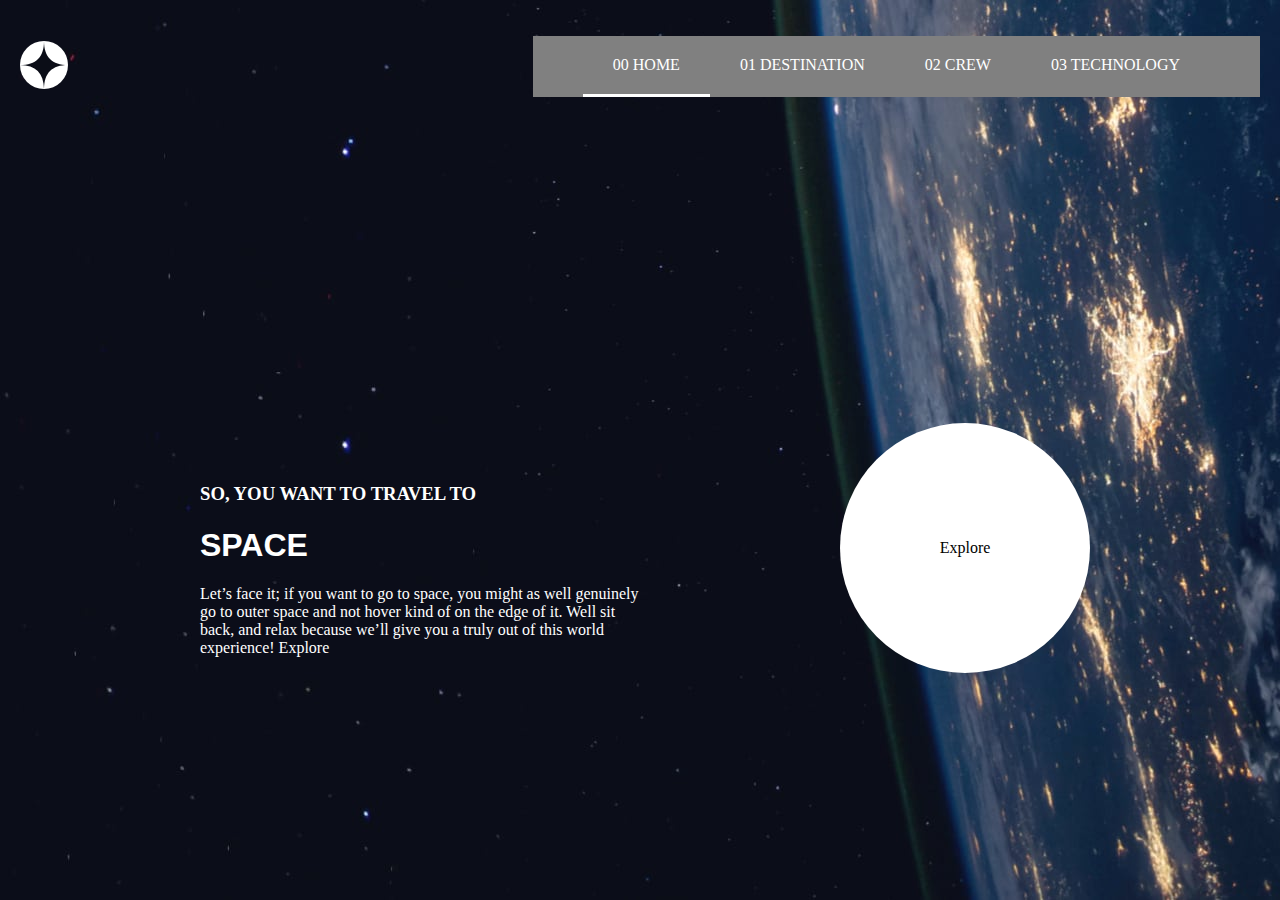
<file: index.html>
<!DOCTYPE html>
<html lang="en">
<head>
    <meta charset="UTF-8">
    <meta name="viewport" content="width=device-width, initial-scale=1.0">
    <link rel="shortcut icon" href="./assets/favicon-32x32.png" type="image/x-icon">
    <title>Document</title>
    <link rel="stylesheet" href="./Css/Index.css">
    <link rel="stylesheet" href="./Css/navbar.css">
</head>
<body>
    <div class="container">
        <header>
            <nav class="navbar">
                <div class="logo">
                    <img src="./assets/shared/logo.svg" alt="">
                </div>
                <a href="#" class="toggle-btn">
                    <img src="./assets/shared/icon-hamburger.svg" alt="">
                </a>
                <ul class="nav-links">
                    <li class="active"><a href="#">00 HOME</a></li>
                    <li class="dropdown-menu"> <a href="./destination-moon.html">01 DESTINATION</a>
                    </li>
                    <li><a href="./crew.html">02 CREW</a></li>
                    <li><a href="./technology.html">03 TECHNOLOGY</a></li>
                </ul>
            </nav>
        </header>
        <main>
            <section class="text-section">
                <div class="text-content">
                    <h3>SO, YOU WANT TO TRAVEL TO</h3>
                    <h1>SPACE</h1>

                    <p>Let’s face it; if you want to go to space, you might as well genuinely go to outer space and not hover kind of on the edge of it. Well sit back, and relax because we’ll give you a truly out of this world experience! Explore</p>
                </div>
            </section>
            <section class="explore">
                <div class="circle">
                    <p>Explore</p>
                </div>
            </section>
        </main>
    </div>
    
</body>
<script type="module" src="./JS/index.js"></script> 
<script type="module" src="./JS/navbar.js"></script>
</html>
</file>
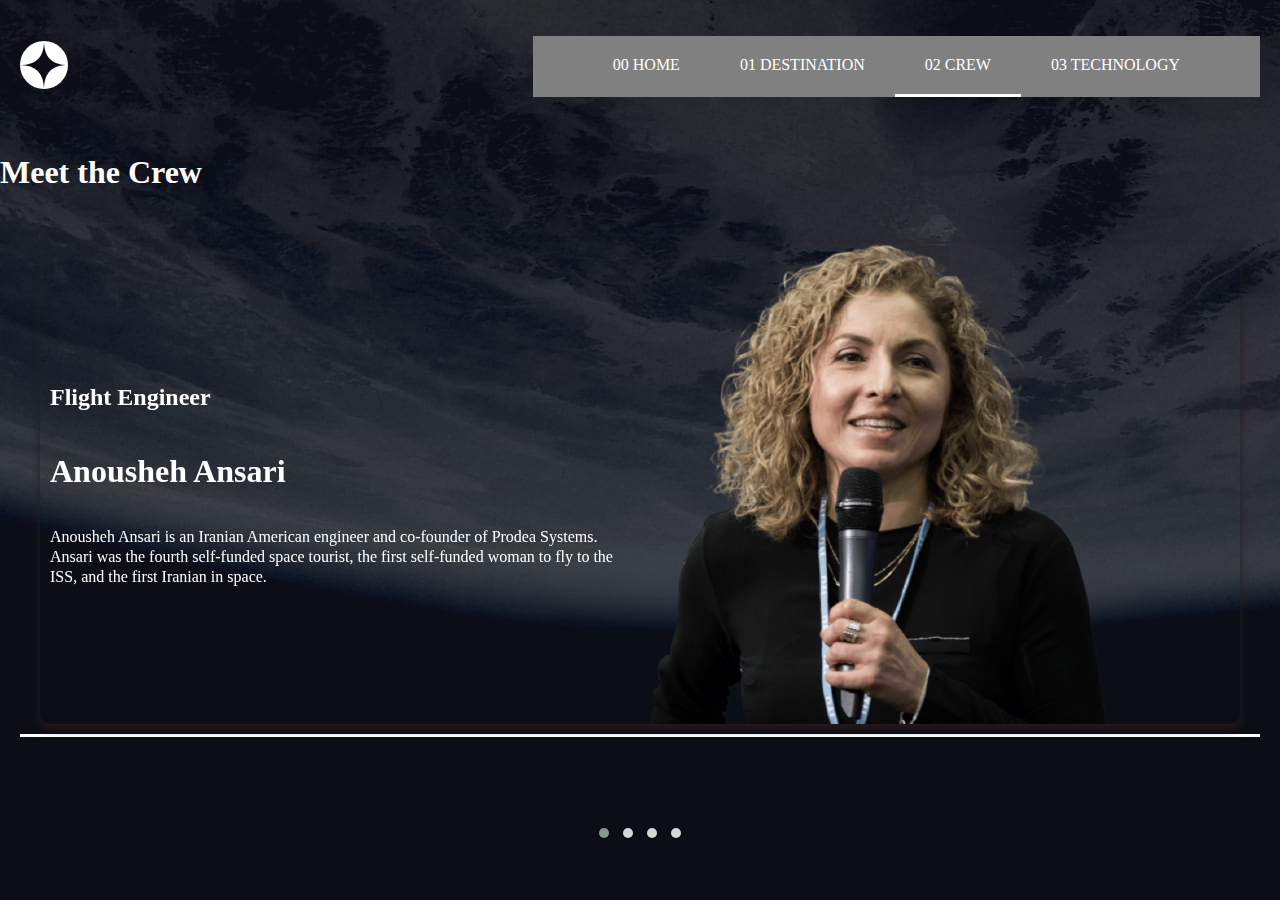
<file: crew.html>
<!DOCTYPE html>
<html lang="en">
<head>
    <meta charset="UTF-8">
    <meta name="viewport" content="width=device-width, initial-scale=1.0">
    <link rel="shortcut icon" href="./assets/favicon-32x32.png" type="image/x-icon">
    <link rel="stylesheet" href="./Css/navbar.css">
    <link rel="stylesheet" href="./Css/crew.css">
    <!-- Owl Carousel -->
    <link rel="stylesheet" href="./Css/owl.carousel.min.css">
    <link rel="stylesheet" href="./Css/owl.theme.default.min.css">
    <title>CREW</title>
</head>
<body>
    <div class="crew-cont">
        <header>
            <nav class="navbar">
                <div class="logo">
                    <img src="./assets/shared/logo.svg" alt="">
                </div>
                <a href="#" class="toggle-btn">
                    <img src="./assets/shared/icon-hamburger.svg" alt="">
                </a>
                <ul class="nav-links">
                    <li><a href="./index.html">00 HOME</a></li>
                    <li class="dropdown-menu"> <a href="./destination-moon.html">01 DESTINATION</a>
                    </li>
                    <li class="active"><a href="./crew.html">02 CREW</a></li>
                    <li><a href="./technology.html">03 TECHNOLOGY</a></li>
                </ul>
            </nav>
        </header>
        <main>
            <h1>Meet the Crew</h1>
            <section class="crew owl-carousel owl-theme">
                <div class="member">
                    <section class="crew-text">
                        <h2>Flight Engineer</h2>
                        <h1>Anousheh Ansari</h1>
                        <p>
                            Anousheh Ansari is an Iranian American engineer and co-founder of Prodea Systems. Ansari was the fourth self-funded space tourist, the first self-funded woman to fly to the ISS, and the first Iranian in space.
                        </p>
                    </section>
                    <section class="crew-img">
                        <div>
                            <img src="./assets/crew/image-anousheh-ansari.png" alt="">
                        </div>
                    </section>
                </div>
                <div class="member">
                    <section class="crew-text">
                        <h2>Commander</h2>
                        <h1>Douglas Hurley</h1>
                        <p>
                            Douglas Gerald Hurley is an American engineer, former Marine Corps pilot and former NASA astronaut. He launched into space for the third time as commander of Crew Dragon Demo-2.
                        </p>
                    </section>
                    <section class="crew-img">
                        <div>
                            <img src="./assets/crew/image-douglas-hurley.png" alt="">
                        </div>
                    </section>
                </div>
                <div class="member">
                    <section class="crew-text">
                        <h2>Mission Specialist</h2>
                        <h1>Mark Shuttleworth</h1>
                        <p>
                            DMark Richard Shuttleworth is the founder and CEO of Canonical, the company behind the Linux-based Ubuntu operating system. Shuttleworth became the first South African to travel to space as a space tourist.
                        </p>
                    </section>
                    <section class="crew-img">
                        <div>
                            <img src="./assets/crew/image-mark-shuttleworth.png" alt="">
                        </div>
                    </section>
                </div>
                <div class="member">
                    <section class="crew-text">
                        <h2>Pilot</h2>
                        <h1>Victor Glover</h1>
                        <p>
                            Pilot on the first operational flight of the SpaceX Crew Dragon to the International Space Station. Glover is a commander in the U.S. Navy where he pilots an F/A-18.He was a crew member of Expedition 64, and served as a station systems flight engineer.
                        </p>
                    </section>
                    <section class="crew-img">
                        <div>
                            <img src="./assets/crew/image-victor-glover.png" alt="">
                        </div>
                    </section>
                </div>
            </section>
        </main>
    </div>
</body>
<script type="module" src="./JS/crew.js"></script>
<script type="module" src="./JS/navbar.js"></script>
<script type="module" src="./JS/owl.carousel.min.js"></script>
<script src="./JS/jquery-3.6.0.js"></script>
</html>
</file>
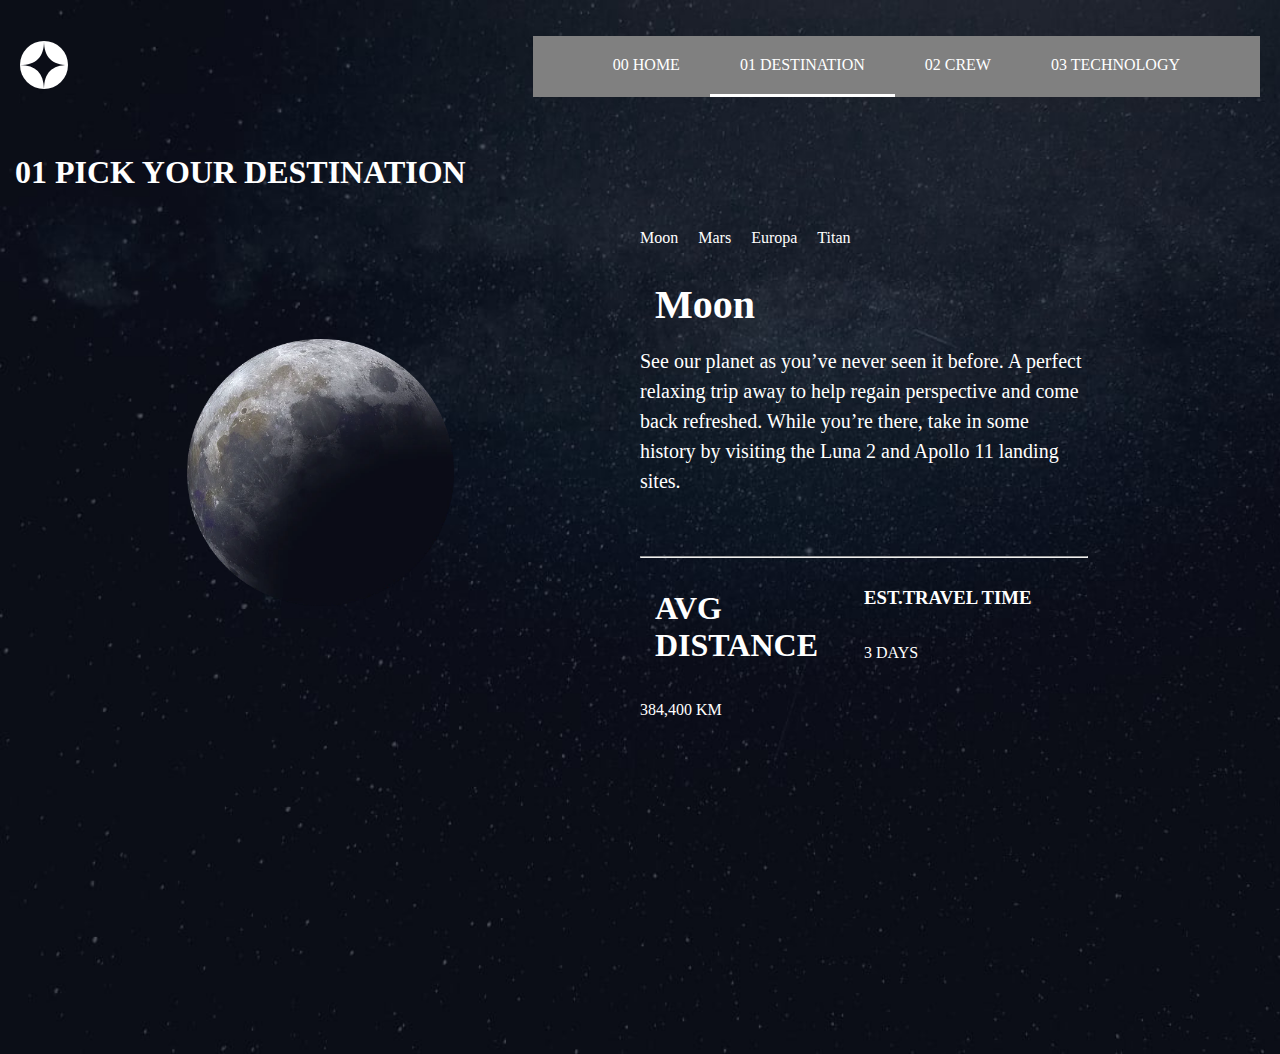
<file: destination-moon.html>
<!DOCTYPE html>
<html lang="en">
<head>
    <meta charset="UTF-8">
    <meta name="viewport" content="width=device-width, initial-scale=1.0">
    <link rel="shortcut icon" href="./assets/favicon-32x32.png" type="image/x-icon">
    <link rel="stylesheet" href="./Css/navbar.css">
    <link rel="stylesheet" href="./Css/moon.css">
    <title>Document</title>
</head>
<body>
    <div class="moon-cont">
        <header>
            <nav class="navbar">
                <div class="logo">
                    <img src="./assets/shared/logo.svg" alt="">
                </div>
                <a href="#" class="toggle-btn">
                    <img src="./assets/shared/icon-hamburger.svg" alt="">
                </a>
                <ul class="nav-links">
                    <li><a href="./index.html">00 HOME</a></li>
                    <li class="active"> <a href="./destination-moon.html">01 DESTINATION</a>
                    </li>
                    <li><a href="./crew.html">02 CREW</a></li>
                    <li><a href="./technology.html">03 TECHNOLOGY</a></li>
                </ul>
            </nav>
        </header>
        <main>
            <h1>01 PICK YOUR DESTINATION</h1>
            <div class="content">
                <section class="img-section">
                    <div class="img-cont">
                        <img src="./assets/destination/image-moon.webp " alt="" class="destination-img">
                    </div>
                </section>
                <section class="text-section">
                    <div class="planet">
                        <ul class="drop-down drop">
                            <li class="drop-list"><a href="#">Moon</a></li>
                            <li class="drop-list">Mars</li>
                            <li class="drop-list">Europa</li>
                            <li class="drop-list">Titan</li>
                        </ul>
                    </div>
                    <div class="text-cont">
                        <h1 class="destination-header">Moon</h1>
                        <p class="destination-text"> 
                            See our planet as you’ve never seen it before. A perfect relaxing trip away to help regain perspective and come back refreshed. While you’re there, take in some history by visiting the Luna 2 and Apollo 11 landing sites.
                        </p>
                        <br>
                        <hr>
                    </div>
                    <div class="params">
                        <section class="distance">
                            <h1>AVG DISTANCE</h1>
                            <p>384,400 KM</p>
                        </section>
                        <section class="travel">
                            <h3>EST.TRAVEL TIME</h3>
                            <p>
                                3 DAYS
                            </p>
                        </section>
                    </div>
                </section>
            </div>
        </main>
    </div>
</body>
<script type="module" src="./JS/index.js"></script>
<script type="module" src="./JS/navbar.js"></script>
</html>
</file>
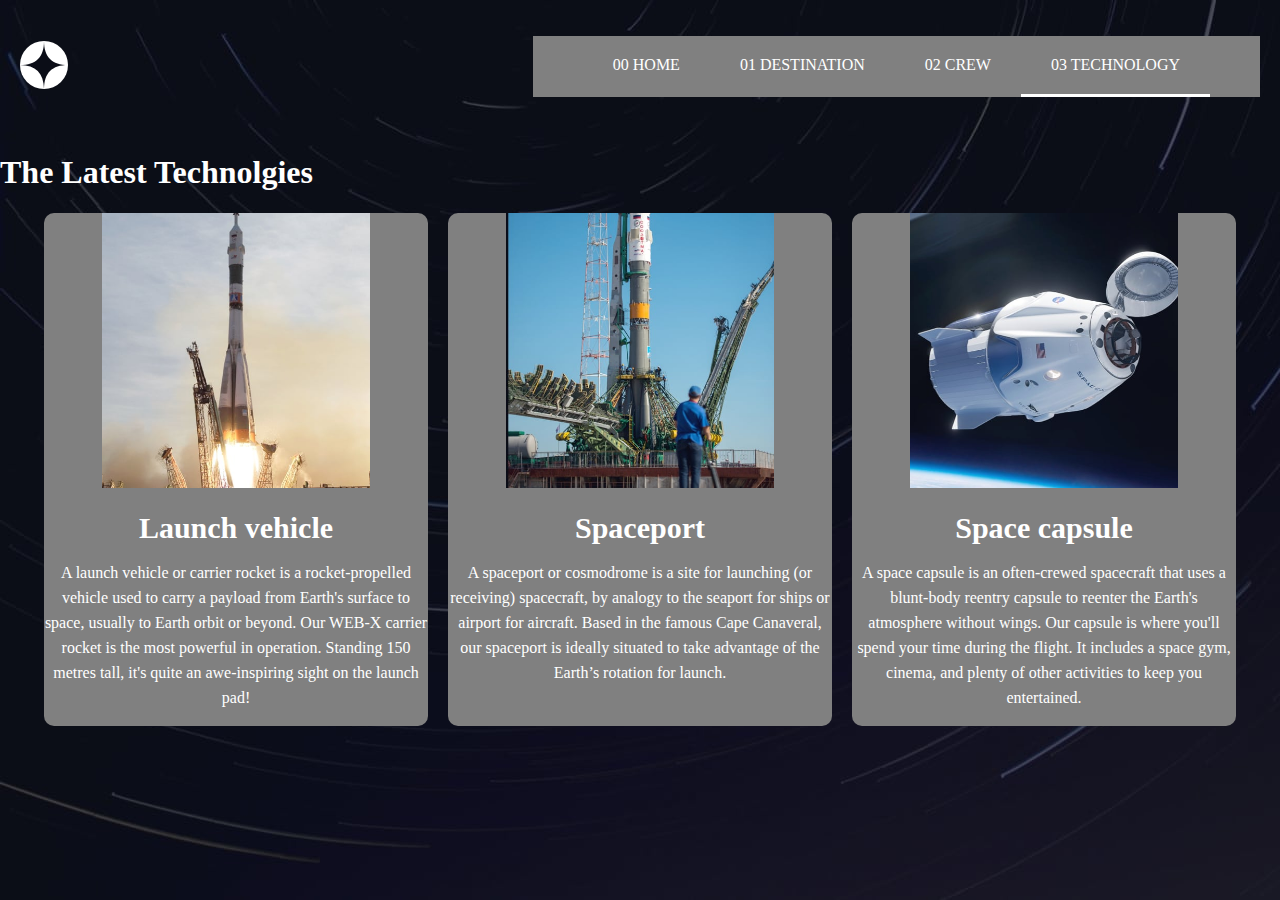
<file: technology.html>
<!DOCTYPE html>
<html lang="en">
<head>
    <meta charset="UTF-8">
    <meta name="viewport" content="width=device-width, initial-scale=1.0">
    <title>TECHNOLOGY</title>
    <link rel="shortcut icon" href="./assets/favicon-32x32.png" type="image/x-icon">
    <link rel="stylesheet" href="./Css/navbar.css">
    <link rel="stylesheet" href="./Css/tech.css">
</head>
<body>
    <div class="tech-section">
        <header>
            <nav class="navbar">
                <div class="logo">
                    <img src="./assets/shared/logo.svg" alt="">
                </div>
                <a href="#" class="toggle-btn">
                    <img src="./assets/shared/icon-hamburger.svg" alt="">
                </a>
                <ul class="nav-links">
                    <li><a href="./index.html">00 HOME</a></li>
                    <li class="dropdown-menu"> <a href="./destination-moon.html">01 DESTINATION</a>
                    </li>
                    <li><a href="./crew.html">02 CREW</a></li>
                    <li class="active"><a href="./technology.html">03 TECHNOLOGY</a></li>
                </ul>
            </nav>
        </header>
        <main>
            <h1>The Latest Technolgies</h1>
            <section class="tech">
                
            </section>
        </main>
    </div>
</body>
<script type="module" src="./JS/tech.js"></script>
<script type="module" src="./JS/navbar.js"></script>
</html>
</file>
<file: Css/Index.css>
*{
    box-sizing: border-box;
}
body{
    padding: 0%;
    margin: 0%;
    min-height: 100vh;
}

/* Homepage */

.container{
    background-image: url(../assets/home/background-home-desktop.jpg);
    background-repeat: no-repeat;
    background-size: cover;
    min-height: inherit;
}

/* Main */
main{
    min-height: 60vh;
    display: flex;
}

main section{
    width: 50%;
    display: flex;
    flex-direction: column;
    padding-left: 200px;
    justify-content: end;
    color: white;
}

.text-section h1{
    font-size: 32px;
    font-weight: bold;
    font-stretch: expanded;
    font-family: Arial, Helvetica, sans-serif;
}
.circle{
    background-color: white;
    border-radius: 60%;
    color: black;
    width: 250px;
    height:250px;
    display: flex;
    justify-content: center;
    align-items: center;
}

@media screen and (max-width:992px) {
    main section{
        padding-left: 100px;
    }
    .container{
        background-image: url(../assets/home/background-home-tablet.jpg);
    }
}
@media screen and (max-width:768px) {
    .container{
        background-image: url(../assets/home/background-home-tablet.jpg);
    }
    main{
        flex-direction: column;
        justify-content: center;
        align-items: center;
    }
    main section{
        padding: 0px 30px;
        width: 100%;
        justify-content: center;
        text-align: center;
        min-height: 40vh;
    }
    .explore{
        align-items: center;
    }
    .text-section{
        letter-spacing: 2px;
        /* font-family: 'Franklin Gothic Medium', 'Arial Narrow', Arial, sans-serif; */
        padding: 0px 50px;
    }
    .text-content{
        width: 70%;
        margin: 0 auto;
    }
}
</file>
<file: Css/navbar.css>
header{
    justify-content: space-between;
    align-items: center;
    padding: 20px;
    overflow: hidden;
}
.navbar{
    display: flex;
    justify-content: space-between;
    align-items: center;
    position: relative;
    
}
.nav-links{
    display: flex;
    list-style-type: none;
    justify-content: space-around;
    background-color: rgb(128, 128, 128);
    padding:0px 50px;
}
.nav-links li{
    padding: 20px 30px;
    color: white;
}
.active{
    border-bottom: 3px solid white;
}
a{
    text-decoration: none;
    color: white;
}
.toggle-btn{
    position: absolute;
    right: 1rem;
    display: none;
    top: 0px;
}

@media screen and (max-width:900px) {
    .toggle-btn{
        display: block;
    }
    .nav-links{
        display: none;
        flex-direction: column;
        text-align: center;
        font-weight: bolder;
    }
    .navbar-active{
        display: flex;
    }
    .navbar{
        flex-direction: column;
        justify-content: space-between;
        align-items:normal;
        /* position: fixed;
        width: 100%; */
    }
    
}
</file>
<file: Css/crew.css>
*{
    box-sizing: border-box;
}
body{
    padding: 0%;
    margin: 0%;
    min-height: 100vh;
    color: white;
}
.crew-cont{
    background-image: url(../assets/crew/background-crew-desktop.jpg);
    min-height: inherit;
    background-repeat: no-repeat;
    background-size: cover;
}
.crew{
    padding: 20px;
    /* height: 50vh; */
}
.member{
    display: flex;
    height: 100%;
    margin: 10px 20px;
    box-shadow: 0 4px 8px 0 rgb(44, 27, 27);
    text-align: center;
    padding: 0px 10px;
    border-radius: 10px;
}
.member section{
    width: 50%;
}
.crew-text{
    display: flex;
    flex-direction: column;
    justify-content: center;
    text-align: left;
}
.member .role{
    color: grey;
}
.member p{
    line-height: 20px;
    /* padding: 0px 30px; */
}
.member img{
    width: 80% !important;
    /* border-radius: 50%; */
}
.dot-cont{
    padding: 0 30px;
}
.dot{
    width: 15px;
    height: 15px;
    background-color: grey;
    margin: 0px 3px;
    display: inline-block;
    border-radius: 50%;
}
.crew-img{
    display: flex;
    justify-content: center;
}

@media screen and (max-width:900px) {
    .member{
        flex-direction: column-reverse ;
        justify-content: center;
        align-items: center;
    }
    .member section{
        width: 100%;
        text-align: center;
        margin: auto;
        display: flex;
        align-items: center;
    }
    .member img{
        margin: auto;
    }
}
</file>
<file: Css/moon.css>
*{
    box-sizing: border-box;
}
body{
    padding: 0%;
    margin: 0%;
    min-height: 100vh;
}
.moon-cont{
    background-image: url(../assets/destination/background-destination-desktop.jpg);
    min-height: inherit;
    background-repeat: no-repeat;
    background-size: cover;
}

/* Main */

.content section{
    width: 50%;
    display: flex;
    flex-direction: column;
    color: white;
}
main{
    min-height: inherit;
}
.content{
    display: flex;
}

.img-section img{
 animation:rotation 40s infinite linear;  
 width:60%; 
}
.img-cont{
    text-align: center;
    margin: auto;
}
.text-cont{
    color: white;
    line-height: 30px;
    font-size: 20px;
    width: 70%;
}

@keyframes rotation{
    from {
        transform: rotate(0deg);
    }
    to{
        transform: rotate(359deg);
    }
}

.planet{
    display: flex;
}
.planet ul{
    list-style-type: none;
    color: white;
    display: flex;
    padding: 0%;
}
.planet ul li{
    padding-right:20px;
}

.params{
    display: flex;
    width: 70%;
}
.drop-list{
    cursor: pointer;
}

h1{
    color: white;
    padding-left:15px;
}

@media screen and (max-width:768px) {
    .content{
        flex-direction: column;
        align-items: center;
    }
    .content section{
        width: 100%;
        align-items: center;
    }
    .text-section{
        text-align: center;
    }

    h1{
        font-size: 20px;
        text-align: center;
    }
}
</file>
<file: Css/tech.css>
*{
    box-sizing: border-box;
}
body{
    padding: 0%;
    margin: 0%;
    min-height: 100vh;
}
.tech-section{
    min-height: inherit;
    background-image:url(../assets/technology/background-technology-desktop.jpg) ;
    background-repeat: no-repeat;
    background-size: cover;
}
.tech{
    display: flex;
    flex-wrap: wrap;
    gap: 20px;
    justify-content: center;
}
.tech section{
    width: 30%;
    color: white;
    text-align: center;
    line-height: 25px;
    background-color: gray;
    border-radius: 10px;
}
.tech section h1{
    font-size: 30px;
}

.tech section img{
    width: 70%;
}

h1{
    color: white;
}

@media screen and (max-width:750px) {
    .tech{
        flex-direction: column;
        align-items: center;
    }
    .tech section{
        width: 50%;
    }
}

@media screen and (max-width:450px) {
    .tech section{
        width: 80%;
    }
    h1{
        font-size: 25px;
    }
}
</file>
